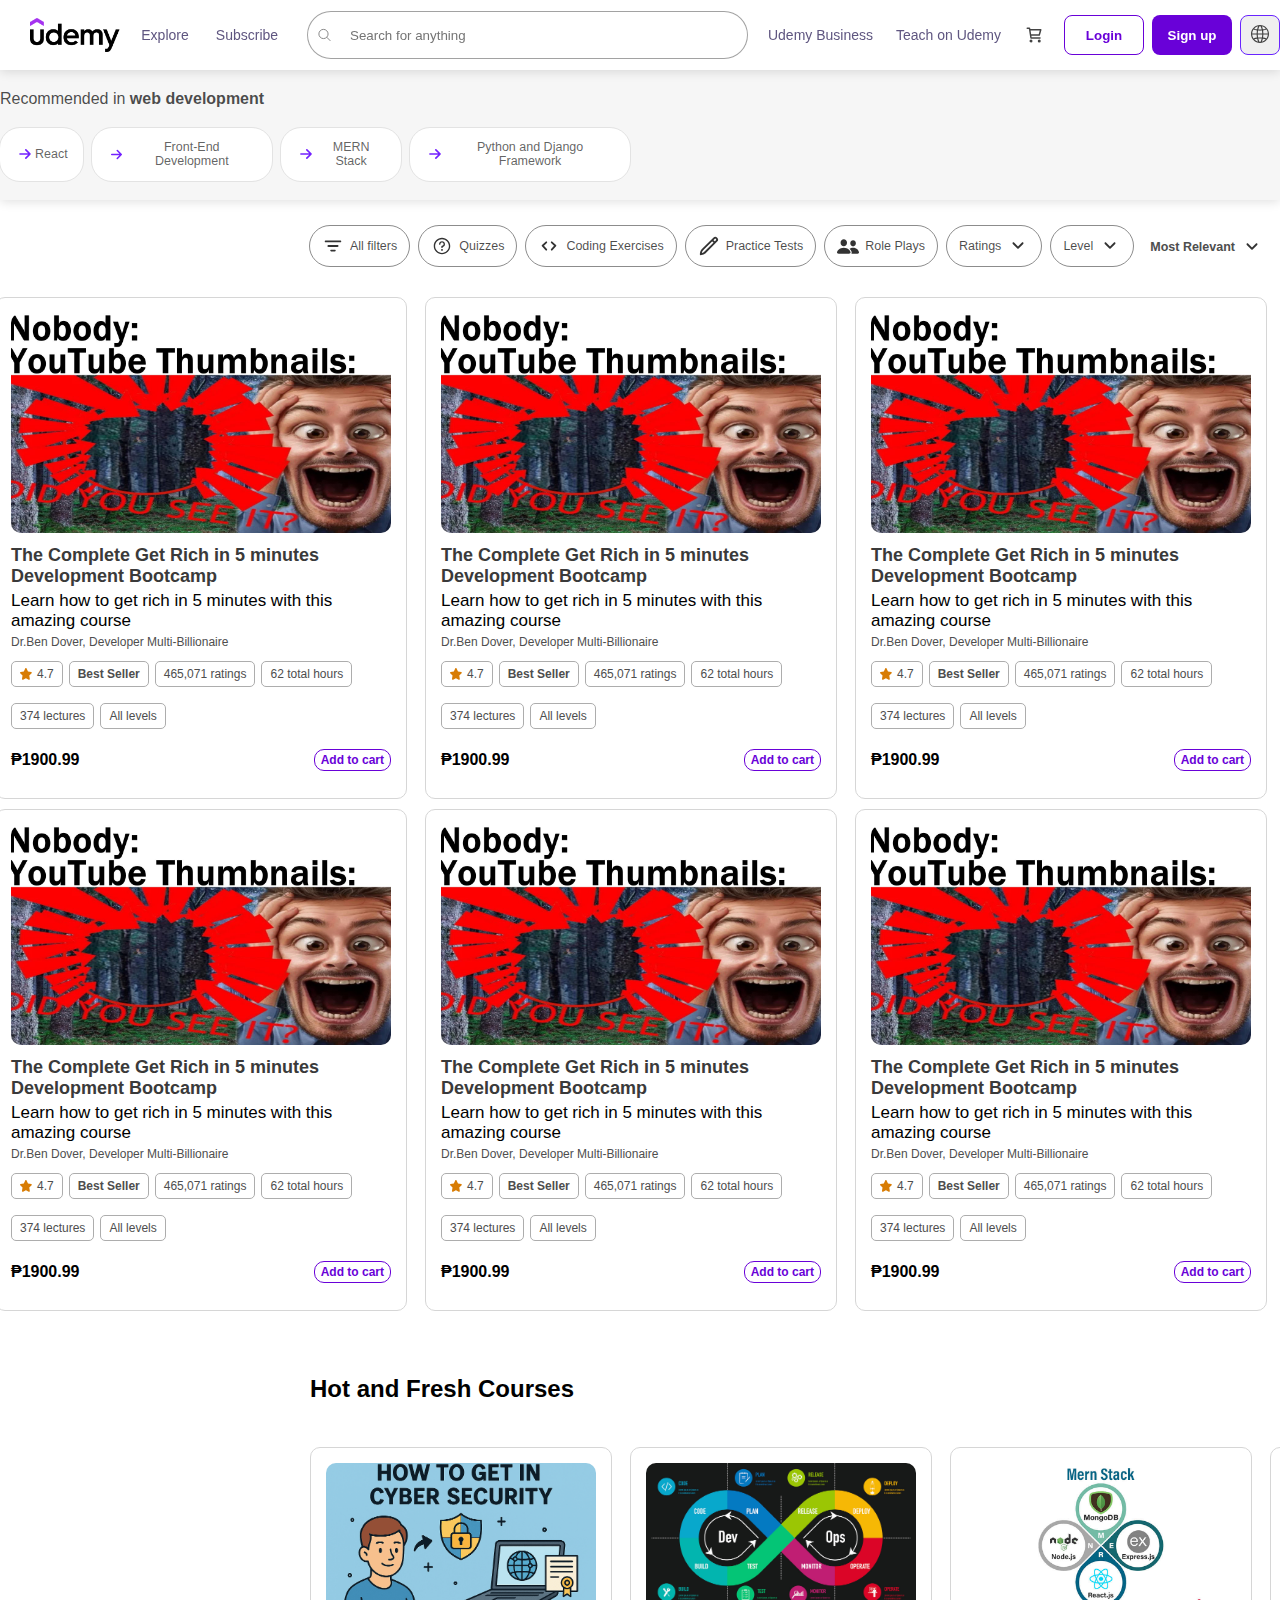
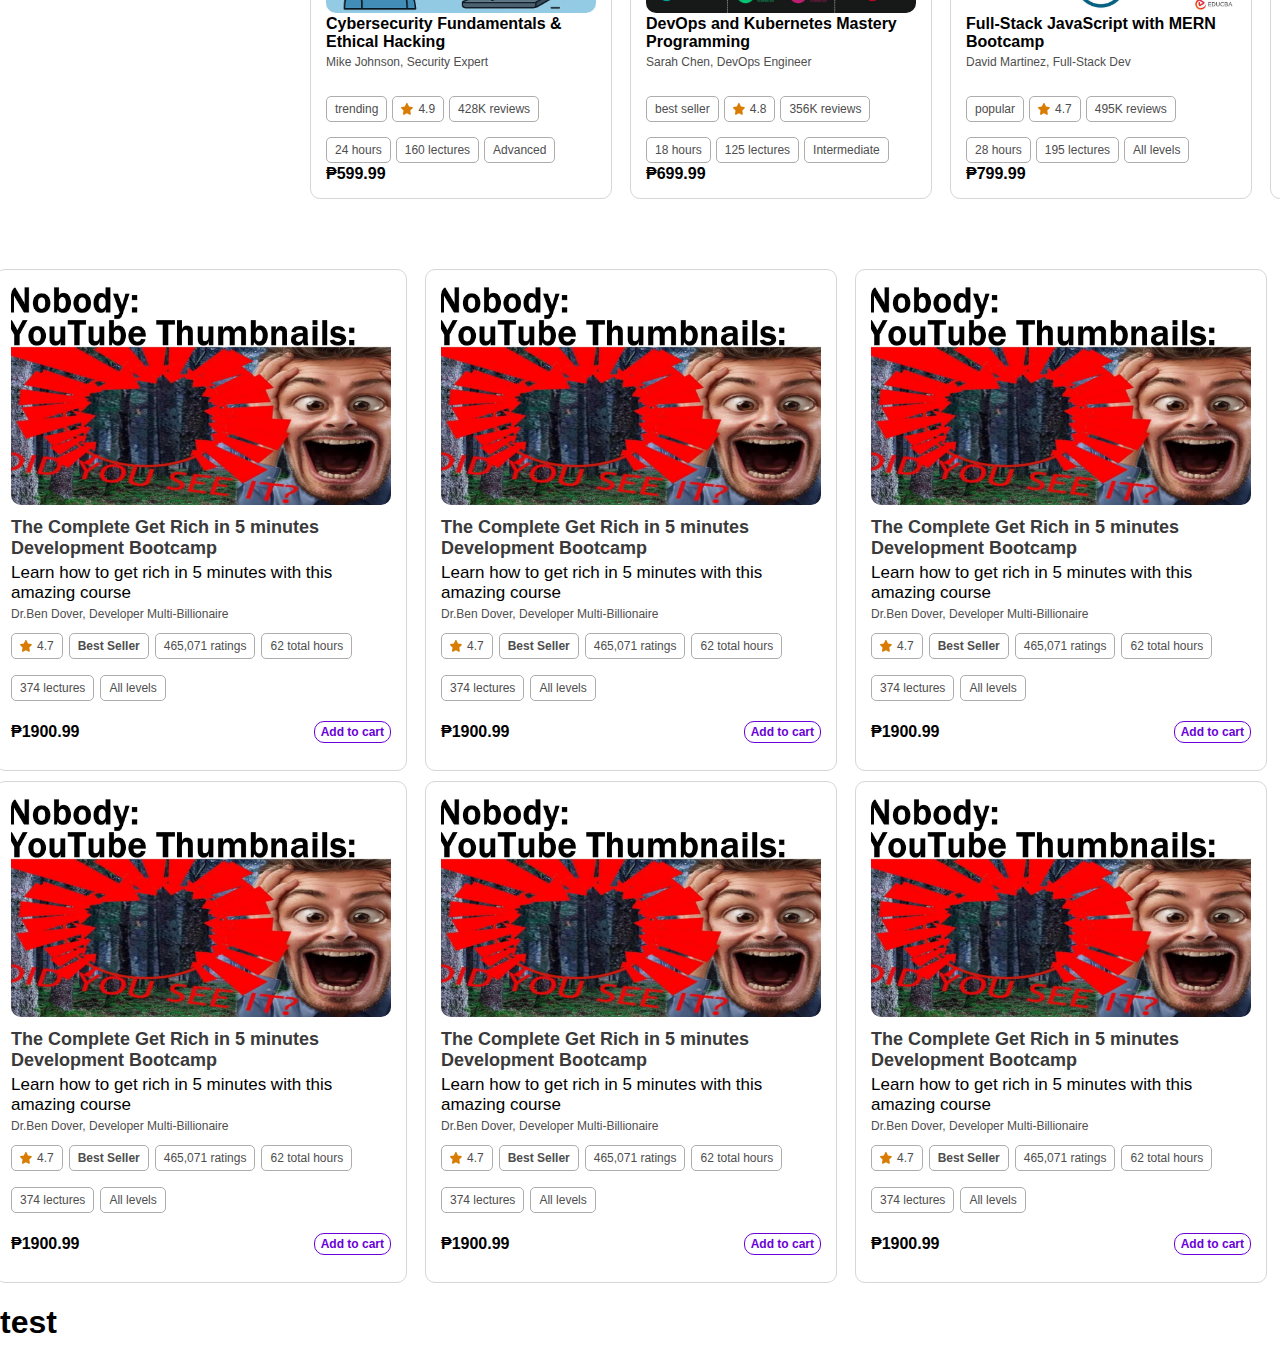
<file: index.html>
<!DOCTYPE html>
    <head>
        <meta charset="utf-8">
        <meta http-equiv="X-UA-Compatible" content="IE=edge">
        <title>Udemy</title>
        <meta name="description" content="">
        <meta name="viewport" content="width=device-width, initial-scale=1">
        
        <!-- Modular CSS Files -->
        <link rel="stylesheet" href="css/main.css">
        <link rel="stylesheet" href="css/navbar.css">
        <link rel="stylesheet" href="css/recommendations.css">
        <link rel="stylesheet" href="css/filters.css">
        <link rel="stylesheet" href="css/cards.css">
        <link rel="stylesheet" href ="css/bottom.css">
    </head>
    <body>
        <!-- Navigation Component -->
        <div id="navbar"></div>

        <!-- Recommendations Banner Component -->
        <div id="recommendations-banner"></div>

        <!-- Filters Component -->
        <div id="filters"></div>

        <!-- Courses Grid Component -->
        <div id="courses-grid"></div>

        <!-- Course Recommendations Component -->
        <div id="course-recommendations"></div>

        <!-- Second Courses Grid Component -->
        <div id="courses-grid-2"></div>

        <div id="bottom"></div>




        <!-- Main JavaScript -->
        <script src="js/main.js"></script>
    </body>
</html>
</file>
<file: css/main.css>
/* Main Styles - Base and Global */

body
{ 
    font-family: 'Segoe UI', Arial, sans-serif;
    margin: 0;
    background-color: rgb(255, 255, 255);
    overflow-x: hidden;
}

img
{
    width: 100%;
    height: auto;
    object-fit: cover;
}
</file>
<file: css/navbar.css>
/* Navigation Bar Styles */

.nav-container
{
    height: 70px;
    background-color: white;
    display: flex;
    align-items: center;
    z-index: 1000;
    box-shadow: 0 2px 10px rgba(0, 0, 0, 0.12);
    position: sticky;
    top: 0;
    overflow: visible;
    padding-left: 5px;
}

.nav-logo 
{
    padding:5px;
    align-items: center;
    display: flex;
    padding-left: 25px;
    flex-shrink: 0;
}

.Main-Logo
{
    align-items: center;
    width: 90px;
    height: 35px;
    flex-shrink: 0;
    object-fit: contain;
}

.nav-links
{ 
    color: rgb(95, 86, 128);
    font-size: 14px;
    cursor: pointer;
    border-radius: 8px;
    height: 40px; 
    width: 80px;
    display: flex;
    align-items: center;
    justify-content: center;
}

.nav-links:hover
{
    background-color: rgba(157, 65, 255, 0.086);
    color: rgb(161, 54, 248);
}

.nav-links-search-container 
{
    display: flex; 
    justify-content: space-evenly;
    gap: 2px;
}

.nav-search-container
{ 
    display: flex;
    align-items: center;
    position: relative;
    max-width: 1060px;
    width: 100%;
    padding-left: 20px; 
}

.nav-search-bar
{ 
    border-radius: 30px;
    border: 1px solid rgba(0, 0, 0, 0.363);
    height: 44px; 
    width: 100%;
    max-width: 1015px;
    padding-left: 42px;
}

.nav-search-bar:focus
{
    outline:none; 
    border: 1.9px solid rgb(119, 0, 255);
} 

.nav-search-icon
{
    position: absolute;
    width: 15px;
    height: 15px; 
    left: 30px;
    top: 50%;
    transform: translateY(-50%);
    pointer-events: none; 
    background-color: grey;
    -webkit-mask: url("../assets/search_icon.svg") no-repeat center / contain; 
    mask: url("../assets/search_icon.svg") no-repeat center / contain; 
}

.nav-links-other
{
    color: rgb(95, 86, 128);
    font-size: 14px;
    cursor: pointer;
    border-radius: 8px;
    height: 40px; 
    width: 125px;
    display: flex;
    align-items: center;
    justify-content: center;
}

.nav-links-other:hover 
{
    background-color: rgba(161, 49, 252, 0.075);
    color: rgb(161, 54, 248);
}

.nav-links-search-container-right
{
     display: flex; 
    justify-content: space-evenly;
    gap: 3px;
    padding-left: 10px;
    align-items: center;
}

.nav-links-icon-container
{
    display: flex;
    gap: 8px;
    justify-content: space-evenly;
    padding-left: 10px;
    align-items: center;
}

.nav-globe-icon
{ 
    display: inline-block; 
    width: 18px;
    height: 18px;
    background-color: rgb(63, 63, 63);
    -webkit-mask: url("../assets/globe.svg") no-repeat center / contain;
    mask: url("../assets/globe.svg") no-repeat center / contain;
}

.nav-globe-button
{
    width: 40px;
    height: 40px;
    border-radius: 8px;
    border: 1.5px solid rgb(105, 36, 255);
    align-items:center; 
    justify-content: center;
}

.nav-globe-button:hover 
{
    cursor: pointer; 
    background-color: rgba(157, 65, 255, 0.086);
}

.nav-cart-icon
{
    display: inline-block; 
    width: 18px;
    height: 18px;
    background-color: rgb(68, 68, 68);
    -webkit-mask: url("../assets/cart.svg") no-repeat center / contain;
    mask: url("../assets/cart.svg") no-repeat center / contain;
}

.nav-cart-icon:hover
{
    cursor: pointer; 
    background-color: rgb(105, 36, 255);
}

.nav-links-cart
{
    width: 40px; 
    height: 40px; 
    align-items: center;
    border-radius: 8px;
    justify-content: center;
    display: flex;
}

.nav-links-cart:hover
{
    cursor: pointer;
    background-color: rgba(157, 65, 255, 0.086);
}

.nav-links-cart:hover .nav-cart-icon
{
    background-color: rgb(105, 36, 255);
}

.nav-register-button 
{
    background-color:  rgb(105, 1, 216);
    width: 80px;
    height: 40px;
    justify-content: center;
    align-items: center;
    display: flex;
    border-radius: 8px;
    border: none;
}

.nav-register-text
{
    color:white;
    font-weight: 900;
}

.nav-register-button:hover
{
    cursor: pointer; 
    background-color:  rgb(138, 36, 255);
}

.nav-login-button 
{
    background-color:  rgb(255, 255, 255);
    width: 80px;
    height: 40px;
    justify-content: center;
    align-items: center;
    display: flex;
    border-radius: 8px;
    border: 1.5px solid rgb(105, 1, 216);
}

.nav-login-button:hover 
{
    cursor: pointer; 
    background-color: rgba(157, 65, 255, 0.086);
}

.nav-login-text
{
    color:rgb(105, 1, 216);
    font-weight: 900;
}
</file>
<file: css/recommendations.css>
/* Recommendations Banner Styles */

.Reccommendations
{ 
    display: flex;
    height: 130px;
    background-color: rgba(243, 243, 243, 0.716);
    box-shadow: 0 2px 10px rgba(0, 0, 0, 0.12);
    align-items: center;
    justify-content: center;
    padding-right: 650px;
}

.recommended-title
{ 
    margin: 0; 
    font-size: 16px;
    padding-bottom: 20px;
    color: rgba(0, 0, 0, 0.708); 
}

.reccommendations-container 
{
    display: flex;
    justify-content: center;
    align-items:center;
}

.reccommendations-button-container
{ 
    display: flex;
    gap: 9px;
}

.reccommendations-button 
{ 
    background-color: rgb(255, 255, 255);
    border-radius: 20px;
    border: none;
    padding: 0 15px;
    display: flex;
    align-items: center;
    outline: 0.7px solid rgba(222, 222, 222, 0.782);
}

.reccommendations-button:hover
{ 
    cursor: pointer; 
    background-color: rgba(101, 101, 101, 0.086); 
}

.reccommendations-text 
{ 
    font-size: 12.5px;
    color: rgba(30, 30, 30, 0.708); 
}

.reccommendations-icon
{
    display: inline-block;
    width: 20px; 
    height: 20px; 
    background-color: rgb(115, 33, 255);
    -webkit-mask: url("../assets/arrow.svg") no-repeat center / contain;
    mask: url("../assets/arrow.svg") no-repeat center / contain;
}

/* Course Recommendations Section */

.Course-Reccommendations
{
    display: flex;
    flex-direction: column;
    align-items: flex-start;
    justify-content: center;
    width: 100%;
}

.Card-Reccommendation-Container 
{
    margin-left: 310px;
    display: grid; 
    grid-template-columns: repeat(4, 290px);
    justify-content: center;
    gap: 20px 30px;
    width: fit-content;
    padding-bottom: 40px;
}

.Title-Reccomendations-Container
{
    margin-top: 40px;
    display: flex;
    width: 100%;
    padding-bottom: 20px;
    margin-left: 310px;
}

.Title-Reccomendations-Container p
{
    font-size: 24px;
}

.Course-Reccommendation-Card
{
    height: 320px;
    width: 270px;
    padding: 15px;
    border-radius: 10px;
    border: 1px solid rgb(214, 214, 214);
    display: flex; 
    flex-direction: column;
}

.Course-Reccommendation-Card:hover
{
    cursor: pointer; 
    background-color: rgba(101, 101, 101, 0.086);
}

.Course-Reccommendation-Card p
{
    margin: 2px 0;
}

.Course-Reccomendation-Image
{
    border-radius: 10px;
    height: 150px;
    object-fit: cover;
}

.Course-Reccommendation-Author
{
    font-size: 12px;
    color: rgb(78, 78, 78);
}

.Course-Reccomendation-Title
{
    font-size: 14px;
    font-weight: 500;
    min-height: 40px;
    line-height: 1.3;
    display: -webkit-box;
    -webkit-line-clamp: 2;
    -webkit-box-orient: vertical;
    overflow: hidden;
}

.Course-Reccommendation-Tags
{
    display: flex;
    flex-wrap: wrap;
    align-items: flex-start;
    align-content: flex-start;
    justify-content: flex-start;
    gap: 5px !important;
    margin-top: 15px !important;
}

.Course-Reccommendation-Tags .Tag-Container
{
    align-items: center;
    justify-content: center;
    display: inline-flex !important;
    height: 20px;
    width: fit-content;
    gap: 5px;
    padding: 2px 8px;
    border-radius: 5px;
    border: 1px solid rgb(173, 173, 173);
    white-space: nowrap;
    flex-shrink: 0;
}

.Course-Reccommendation-Tags .Tag-Container p
{
    font-size: 12px;
    color: rgb(78, 78, 78);
    font-weight: 500;
    margin: 0;
    padding: 0;
}

.Course-Reccommendation-Price-Container
{
    margin-top: auto;
    display: flex;
}
</file>
<file: css/filters.css>
/* Filters Section Styles */

.Filter-Container
{
    display: flex; 
    justify-content: center;
    align-items: center;
    margin-left: 310px;
}

.Filters
{ 
    display: flex;
    flex-direction: row;
    flex-wrap: nowrap;
    gap: 10px;
    padding-top: 25px;
}

.filter-button
{ 
    background-color: rgb(255, 255, 255);
    border-radius: 20px;
    border: none;
    height: 40px;
    padding: 0px 12px;
    display: flex;
    flex-direction: row;
    align-items: center;
    outline: 0.7px solid rgba(107, 107, 107, 0.782);
    gap: 6px;
}

.filter-button:hover
{
    cursor: pointer; 
    background-color: rgba(101, 101, 101, 0.086); 
}

.filter-text
{ 
    font-size: 12.5px;
    color: rgba(15, 15, 15, 0.753);
    white-space: nowrap;
}

.Most-Relevant-Container
{
    display: flex;
    justify-content: center;
    align-items: center;
    width: 100%;
}

.filter-Dropdown-button
{
    background-color: rgb(255, 255, 255);
    border-radius: 5px;
    border: none;
    height: 40px;
    margin-top: 27px;
    padding: 0px 12px;
    display: flex;
    align-items: center;
    gap: 6px;
}

.filter-Dropdown-text
{
    font-size: 12.5px;
    color: rgb(78, 78, 78);
    font-weight: 800;
}

.filter-Dropdown-button:hover 
{
    cursor: pointer; 
    background-color:rgba(101, 101, 101, 0.086); 
}

/* Filter Icons */

.filter-icon
{
    display: inline-block;
    width: 22px; 
    height: 22px; 
    background-color: rgb(51, 51, 51);
    -webkit-mask: url("../assets/Filter.svg") no-repeat center / contain;
    mask: url("../assets/Filter.svg") no-repeat center / contain;
}

.Quizzes-icon
{
    display: inline-block;
    width: 22px; 
    height: 22px; 
    background-color: rgb(51, 51, 51);
    -webkit-mask: url("../assets/quizzes.svg") no-repeat center / contain;
    mask: url("../assets/quizzes.svg") no-repeat center / contain;  
}

.Coding-icon
{
    display: inline-block;
    width: 22px; 
    height: 22px; 
    background-color: rgb(51, 51, 51);
    -webkit-mask: url("../assets/code.svg") no-repeat center / contain;
    mask: url("../assets/code.svg") no-repeat center / contain;  
}

.Practice-icon
{
    display: inline-block;
    width: 22px; 
    height: 22px; 
    background-color: rgb(51, 51, 51);
    -webkit-mask: url("../assets/practice.svg") no-repeat center / contain;
    mask: url("../assets/practice.svg") no-repeat center / contain;  
}

.Roleplay-icon
{
    display: inline-block;
    width: 22px; 
    height: 22px; 
    background-color: rgb(51, 51, 51);
    -webkit-mask: url("../assets/persons.svg") no-repeat center / contain;
    mask: url("../assets/persons.svg") no-repeat center / contain;
}

.Dropdown-icon
{
    display: inline-block;
    width: 22px; 
    height: 22px; 
    background-color: rgb(51, 51, 51);
    -webkit-mask: url("../assets/dropdown.svg") no-repeat center / contain;
    mask: url("../assets/dropdown.svg") no-repeat center / contain;
}
</file>
<file: css/cards.css>
/* Course Cards Styles */

.Courses-Container 
{
    display: grid; 
    grid-template-columns: repeat(3, 430px);
    padding-top: 30px;
    justify-content: center;
    gap: 10px 0px;
}

.Course-Card 
{
    height: 470px;
    width: 380px;
    padding: 15px;
    border-radius: 10px;
    border: 1px solid rgb(214, 214, 214);
    display: flex; 
    flex-direction: column;
}

.Course-Card:hover
{
    cursor: pointer; 
    background-color: rgba(101, 101, 101, 0.086);
}   

.Info-Container 
{
    margin-top: 5px;
    display: flex;
    flex-direction: column;
    align-items: flex-start;
}

.Info-Container p
{
    margin: 2px 0;
}

.Course-Title
{ 
    padding-top: 5px;
    font-size: 18px; 
    font-weight: 400;
    color:rgb(58, 58, 58); 
}

.Course-Description
{
    font-size: 17px; 
    font-weight: 300;
}

.Course-Author
{
    font-size: 12px; 
    color: rgb(78, 78, 78);
}

.Course-Tags
{
    display: flex;
   flex-wrap: wrap;
    align-items: center;
    justify-content: flex-start;
    gap: 6px; 
}

.Tag-Container
{
    margin-top: 10px;
    align-items: center;
    justify-content:center;
    display: inline-flex;
    height: 20px;
    width: fit-content;
    gap: 5px;
    padding: 2px 8px;
    border-radius: 5px; 
    border: 1px solid rgb(173, 173, 173);
    white-space: nowrap;
}

.Tag-Container p
{
    font-size: 12px;
    color: rgb(78, 78, 78);
    font-weight: 500;
}

.Star-Icon
{
    display: inline-block;
    width: 12px; 
    height: 12px; 
    background-color: rgb(216, 124, 3);
    -webkit-mask: url("../assets/star.svg") no-repeat center / contain;
    mask: url("../assets/star.svg") no-repeat center / contain;  
}

.Course-Price-Container 
{
    display: flex;
    margin-top: 20px;
    align-items: center;
    justify-content: space-between;
    width: 100%;
}

.Add-to-Cart-Button
{ 
    background-color: rgb(255, 255, 255);
    border: solid 0.6px rgb(105, 1, 216);
    border-radius: 10px;
}

.Add-to-Cart-Button:hover 
{
    cursor: pointer; 
    background-color: rgba(101, 101, 101, 0.086); 
}

.Add-to-Cart-Button p
{ 
    font-size: 12px; 
    color: rgb(105, 1, 216);
    font-weight: 800;
}

.Course-Image-1
{ 
    height: 220px; 
    width: 100%;
    align-items: center;
    justify-content: center;
    background-image: url("../assets/Thumbnails/TestThumbnail.jpg"); 
    background-size: cover;
    background-position: center; 
    border-radius: 10px;
    flex-shrink: 0;
}
</file>
<file: css/bottom.css>
.Related-Searches {
    display: flex;
    flex-direction: column;
    margin-left: 310px;
    margin-top: 10px;
}

.Title-Related-Searches { 
        display: flex;
        align-items: center; 
        gap: 10px;
}

.Title-Related-Searches p { 
    font-size: 20px; 
    font-weight: 500;
}

.about
{ 
    display: inline-block;
    margin-top: 5px;
    width: 18px; 
    height: 18px;
    background-color: rgb(0, 0, 0);
    -webkit-url: url("../assets/about.svg") no-repeat center / contain;
    mask: url("../assets/about.svg") no-repeat center / contain;
}

.Related-Searches-Container
{
    display: flex;
    flex-wrap: wrap;
    width: 100%;
    max-width: 1250px;
    gap: 10px;
}



.Related-Item
{ 
    display: inline-flex;
    align-items: center; 
    justify-content: center;
    border-radius: 20px; 
    height: 35px;
    width: auto;
    padding: 0 16px;
    white-space: nowrap;
    color: white;
    font-weight: 800;
    border:none;
    background-color:rgb(105, 1, 216)
}



.Related-Item:hover 
{
    cursor: pointer;
    background-color:rgb(138, 36, 255);
}


.Page-Number
{
    margin-top: 20px;
    display: flex;
    align-items: center;
    justify-content: center;
}

.Page-Number-Container 
{
    display: flex;
    align-items: center;
    justify-content: center;
    gap: 8px;
}

.Page-Number-Item
{
    font-size: 14px;
    font-weight:700;
    color: rgb(77, 2, 161);
    background-color: white;
    border: none;
    height: 25px; 
    width: 25px;
    border-radius: 5px;
}

.Page-Number-Item-First
{
    font-size: 14px;
    font-weight:700;
    color: rgb(77, 2, 161);
    background-color: white;
    border: none;
    text-decoration: underline;
    text-decoration-thickness: 2px;
    text-underline-offset: 5px;
}

.Page-Number-Item:hover
{
    cursor: pointer;
    background-color: rgba(216, 181, 255, 0.425);
}

.Page-Number-Item-black
{
    font-size: 14px;
    font-weight:700;
    color: rgb(0, 0, 0);
    background-color: white;
    border: none; 
}


.Previous
{
    display: inline-block; 
    width: 30px; 
    height: 30px;
    background-color: rgba(76, 2, 161, 0.425);
    -webkit-mask: url("../assets/next-left.svg") no-repeat center / contain;
    mask: url("../assets/next-left.svg") no-repeat center / contain; 
}

.Next{
    display: inline-block; 
    width: 30px; 
    height: 30px;
    background-color: rgb(77, 2, 161);
    -webkit-mask: url("../assets/next-right.svg") no-repeat center / contain;
    mask: url("../assets/next-right.svg") no-repeat center / contain;
}

.Previous:hover, .Next:hover
{
    cursor: pointer;
}
</file>
